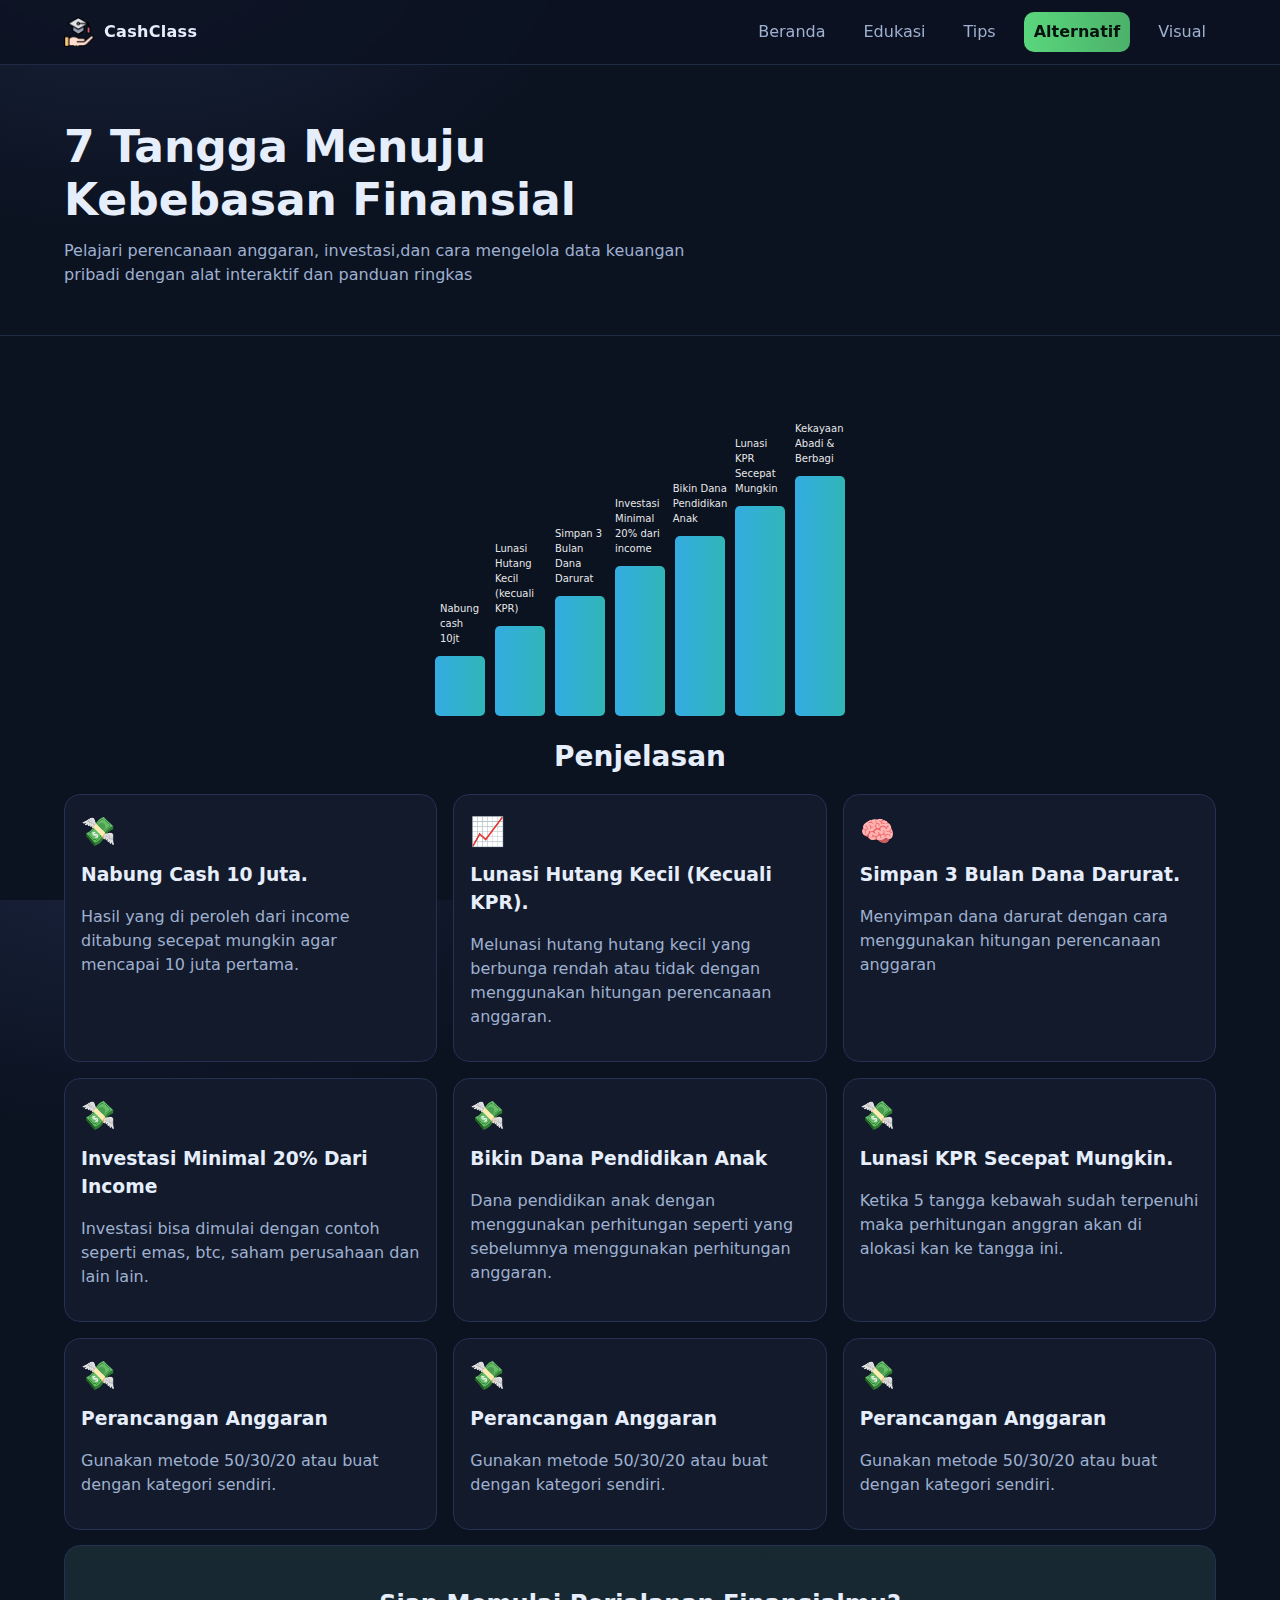
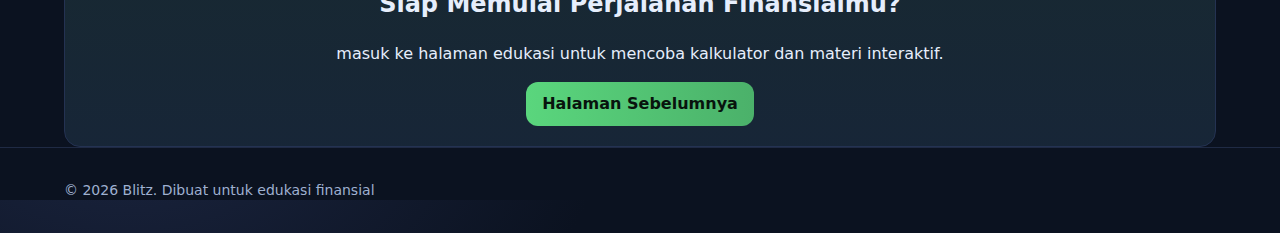
<file: Lomba/alternatif.html>
<!DOCTYPE html>
<html lang="in">
<head>
    <meta charset="UTF-8">
    <meta name="viewport" content="width=device-width, initial-scale=1.0">
    <title>Halaman Alternatif</title>
    <link rel="stylesheet" href="styles.css">
</head>
<body>
    <header class="site-header">
        <div class="container nav">
            <a href="index.html" class="brand" aria-label="CashClass beranda">
            <img src="img/education.png" alt="" style="height: 30px;">
            <span>CashClass</span>
        </a>
        <button class="menu-btn" aria-expanded="false" aria-controls="primary-nav" id="menuBtn">Menu</button>
        <nav id="primary-nav" class="nav-links" aria-label="Menu utama">
            <a href="index.html">Beranda</a>
            <a href="education.html">Edukasi</a>
            <a href="tips.html">Tips</a>
            <a href="alternatif.html" class="btn primary">Alternatif</a>
            <a href="visual.html">Visual</a>
        </nav>
        </div>
    </header>

    <main>
        <section class="hero">
            <div class="container hero-grid">
                <div class="hero-copy">
                    <h1>7 Tangga Menuju Kebebasan Finansial</h1>
                    <p>Pelajari perencanaan anggaran, investasi,dan cara mengelola data keuangan pribadi dengan alat interaktif dan panduan ringkas</p>
                
            </div>
        </section>
        <section>
        <div class="container2">
            <div class="chart">
                <div class="bar h1"><p style="margin-bottom: 70px; margin-left: 5px;">Nabung cash 10jt</p></div>
                <div class="bar h2"><p style="margin-bottom: 100px;">Lunasi Hutang Kecil (kecuali KPR)</p></div>
                <div class="bar h3"><p style="margin-bottom: 130px;">Simpan 3 Bulan Dana Darurat<p></div>
                <div class="bar h4"><p style="margin-bottom: 160px;">Investasi Minimal 20% dari income</p></div>
                <div class="bar h5"><p style="margin-bottom: 190px;">Bikin Dana Pendidikan Anak</p></div>
                <div class="bar h6"><p style="margin-bottom: 220px;">Lunasi KPR Secepat Mungkin</p></div>
                <div class="bar h7"><p style="margin-bottom: 250px;">Kekayaan Abadi &amp; Berbagi</p></div>
            </div>
        </div>    
        </section>
        <section id="fitur" class="features container">
        <h2 style="text-align: center;">Penjelasan</h2>
        <div class="grid-3">
            <article class="card">
                <div class="icon">💸</div>
                <h3>Nabung Cash 10 Juta.</h3>
                <p>Hasil yang di peroleh dari income ditabung secepat mungkin agar mencapai 10 juta pertama.</p>
            </article>
            <article class="card">
                <div class="icon">📈</div>
                <h3>Lunasi Hutang Kecil (Kecuali KPR).</h3>
                <p>Melunasi hutang hutang kecil yang berbunga rendah atau tidak dengan menggunakan hitungan perencanaan anggaran.</p>
            </article>
            <article class="card">
                <div class="icon">🧠</div>
                <h3>Simpan 3 Bulan Dana Darurat.</h3>
                <p>Menyimpan dana darurat dengan cara menggunakan hitungan perencanaan anggaran</p>
            </article>
            <article class="card">
                <div class="icon">💸</div>
                <h3>Investasi Minimal 20% Dari Income</h3>
                <p>Investasi bisa dimulai dengan contoh seperti emas, btc, saham perusahaan dan lain lain.</p>
            </article>
            <article class="card">
                <div class="icon">💸</div>
                <h3>Bikin Dana Pendidikan Anak</h3>
                <p>Dana pendidikan anak dengan menggunakan perhitungan seperti yang sebelumnya menggunakan perhitungan anggaran.</p>
            </article>
            <article class="card">
                <div class="icon">💸</div>
                <h3>Lunasi KPR Secepat Mungkin.</h3>
                <p>Ketika 5 tangga kebawah sudah terpenuhi maka perhitungan anggran akan di alokasi kan ke tangga ini.</p>
            </article>
            <article class="card">
                <div class="icon">💸</div>
                <h3>Perancangan Anggaran</h3>
                <p>Gunakan metode 50/30/20 atau buat dengan kategori sendiri.</p>
            </article>
            <article class="card">
                <div class="icon">💸</div>
                <h3>Perancangan Anggaran</h3>
                <p>Gunakan metode 50/30/20 atau buat dengan kategori sendiri.</p>
            </article>
            <article class="card">
                <div class="icon">💸</div>
                <h3>Perancangan Anggaran</h3>
                <p>Gunakan metode 50/30/20 atau buat dengan kategori sendiri.</p>
            </article>
        </div>
    </section>

    <section class="cta container" style="margin-top: 15px;">
        <div class="cta-card">
            <h2>Siap Memulai Perjalanan Finansialmu?</h2>
            <p>masuk ke halaman edukasi untuk mencoba kalkulator dan materi interaktif.</p>
            <a class="btn primary" href="education.html">Halaman Sebelumnya</a>
        </div>
    </section>

        </main>
    
    <footer class="site-footer">
        <div class="container">
        <p>© <span id="year"></span> Blitz. Dibuat untuk edukasi finansial</p>
    </div>
    </footer>

    <script src="script.js"></script>
</body>
</html>
</file>
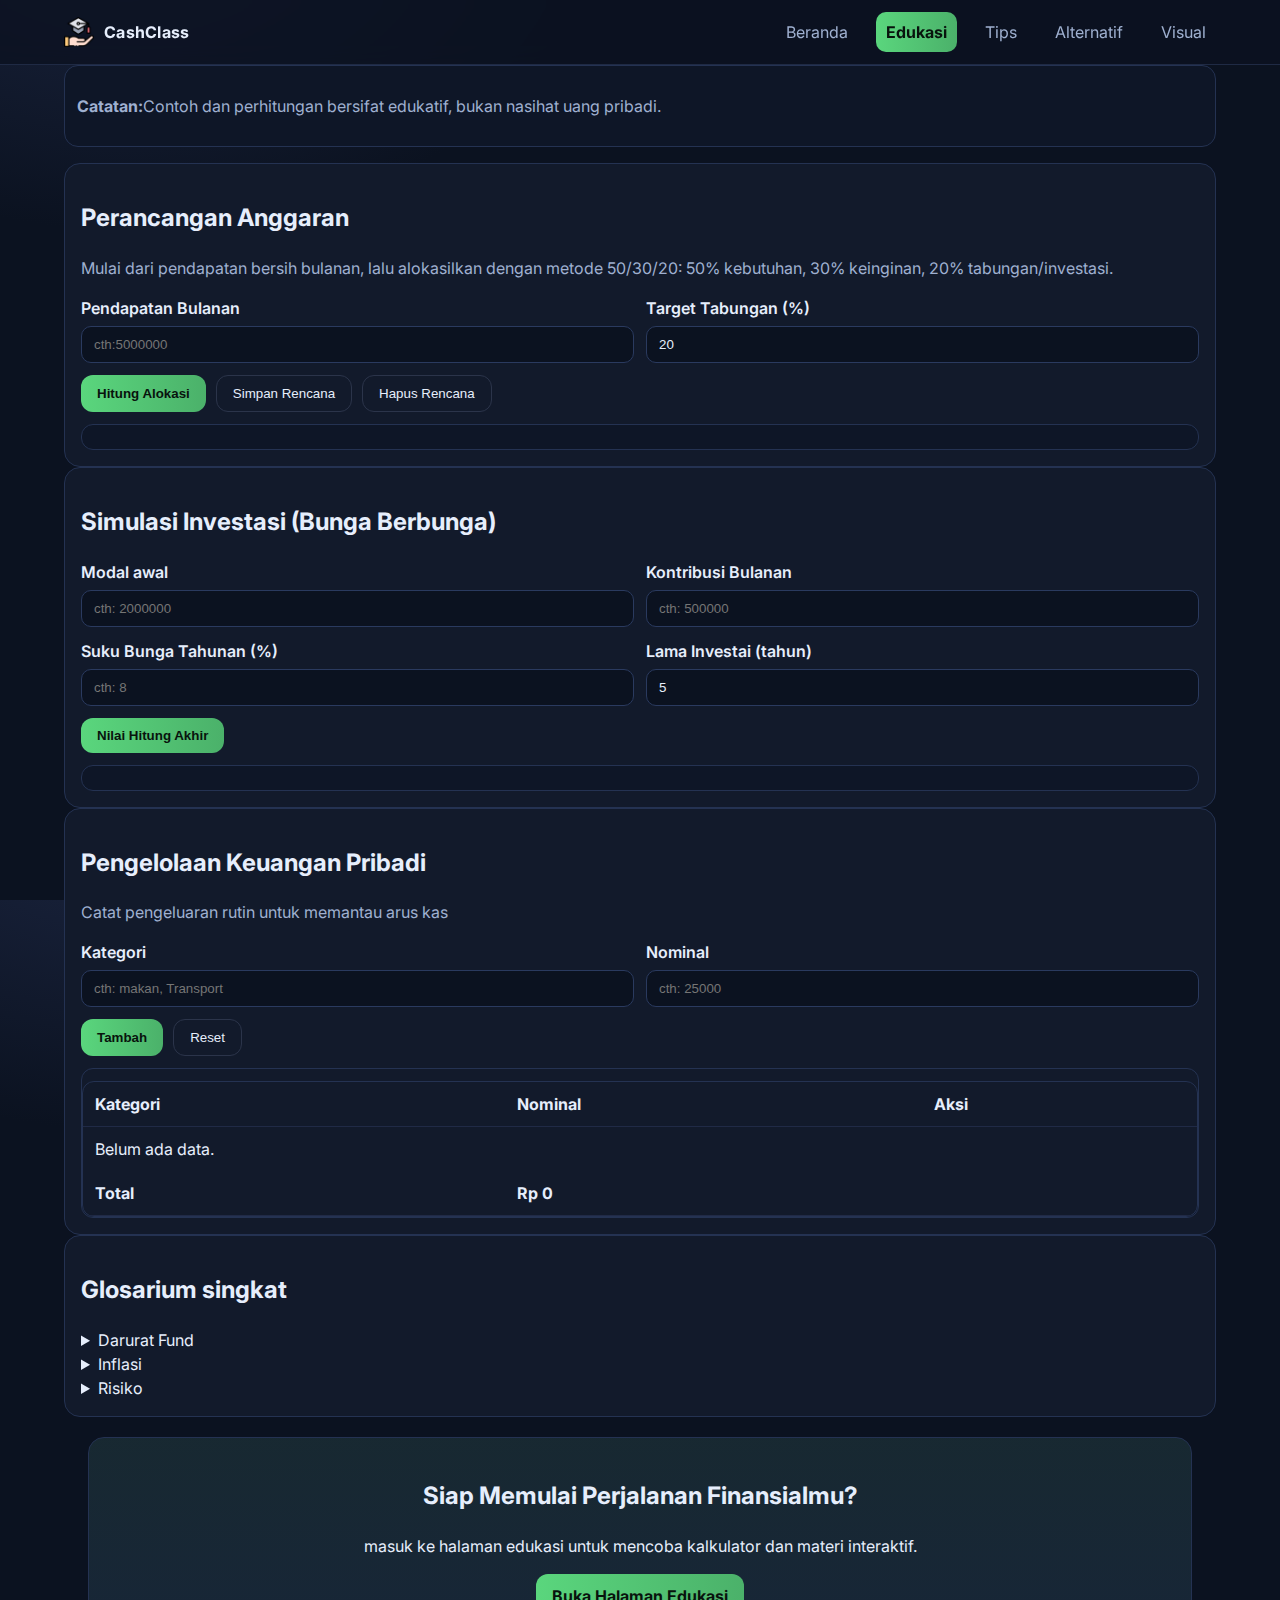
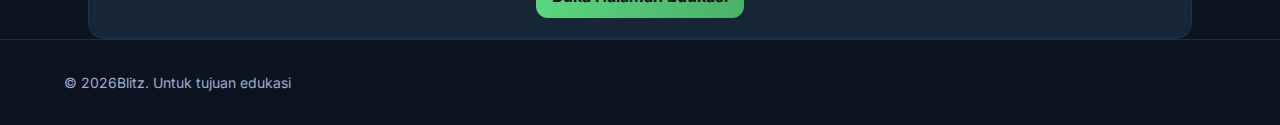
<file: Lomba/education.html>
<!DOCTYPE html>
<html lang="id">
<head>
    <meta charset="UTF-8">
    <meta name="viewport" content="width=device-width, initial-scale=1.0">
    <title>Halaman Edukasi</title>
    <meta name="description" content="Kalkulator anggaran,simulasi investasi, dan materi literasi keuangan">
    <link rel="stylesheet" href="https://fonts.googleapis.com/css2?family=Inter:wght@400;600;700&display=swap">
    <link rel="stylesheet" href="styles.css">
</head>
<body>
    <header class="site-header">
        <div class="container nav">
            <a href="index.html" class="brand" aria-label="Kembali ke beranda">
                <img src="img/education.png" alt="" style="height: 30px;">
                <span>CashClass</span>
            </a>
            <button class="menu-btn" aria-expanded="false" aria-controls="primary-nav" id="menuBtn">Menu</button>
            <nav id="primary-nav" class="nav-links" aria-label="Menu utama">
                <a href="index.html">Beranda</a>
                <a href="education.html" class="btn primary">Edukasi</a>
                <a href="tips.html">Tips</a>
                <a href="alternatif.html">Alternatif</a>
                <a href="visual.html">Visual</a>
            </nav>
        </div>
    </header>

    <main class="container edu">
        <section class="notice">
            <p><strong>Catatan:</strong>Contoh dan perhitungan bersifat edukatif, bukan nasihat uang pribadi.</p>
        </section>

        <section id="anggaran" class="card">
            <h2>Perancangan Anggaran</h2>
            <p>Mulai dari pendapatan bersih bulanan, lalu alokasilkan dengan metode 50/30/20: 50% kebutuhan, 30% keinginan, 20% tabungan/investasi.</p>
            <form class="grid-2" id="budgetForm">
                <label>Pendapatan Bulanan
                    <input type="number" id="income" min="0" step="1000" placeholder="cth:5000000" required>
                </label>
                <label>Target Tabungan (%)
                    <input type="number" id="savePct" min="0" max="100" step="1" value="20" required>
                </label>
                <div class="full">
                    <button type="submit" class="btn primary">Hitung Alokasi</button>
                    <button type="button" class="btn ghost" id="saveBudget">Simpan Rencana</button>
                    <button type="button" class="btn ghost" id="clearBudget">Hapus Rencana</button>
                </div>
            </form>
            <div id="budgetResult" class="result"></div>
        </section>

        <section id="investasi" class="card">
            <h2>Simulasi Investasi (Bunga Berbunga)</h2>
            <form class="grid-2" id="investForm">
                <label>Modal awal
                    <input type="number" id="principal" min="0" step="1000" placeholder="cth: 2000000"required>
                </label>
                <label>Kontribusi Bulanan
                    <input type="number" id="monthly" min="0" step="1000" placeholder="cth: 500000"required>
                </label>
                <label>Suku Bunga Tahunan (%)
                    <input type="number" id="rate" min="0" step="0.1" placeholder="cth: 8"required>
                </label>
                <label>Lama Investai (tahun)
                    <input type="number" id="years" min="1" max="50" step="1" value="5" required>
                </label>
                <div class="full">
                    <button type="submit" class="btn primary">Nilai Hitung Akhir</button>
                </div>
            </form>
            <div id="investResult" class="result"></div>
        </section>

        <section id="pengelolaan" class="card">
            <h2>Pengelolaan Keuangan Pribadi</h2>
            <p>Catat pengeluaran rutin untuk memantau arus kas</p>
            <form class="grid-2" id="expenseForm">
                <label>Kategori
                    <input type="text" id="expCat" placeholder="cth: makan, Transport">
                </label>
                <label>Nominal
                    <input type="number" id="expAmt" min="0" step="1000" placeholder="cth: 25000">
                </label>
                <div class="full">
                    <button type="submit" class="btn primary">Tambah</button>
                    <button type="button" class="btn ghost" id="resetExp">Reset</button>
                </div>
            </form>
            <div id="expenseList" class="table"></div>
        </section>

        <section id="glosarium" class="card">
            <h2>Glosarium singkat</h2>
            <details>
                <summary>Darurat Fund</summary>
                <p>Tabungan cadangan untuk kebutuhan darurat, idealnya 3-6 bulan biaya hidup</p>
            </details>
            <details>
                <summary>Inflasi</summary>
                <p>Kenaikan harga barang/jasa secara umum, menurunkan daya beli uang dari waktu ke waktu</p>
            </details>
            <details>
                <summary>Risiko</summary>
                <p>Potensi hasil tidak sesuai harapan; pahami profil risiko sebelum berinvestasi</p>
            </details>
        </section>

        <section class="cta container" style="margin-top: 20px;">
        <div class="cta-card">
            <h2>Siap Memulai Perjalanan Finansialmu?</h2>
            <p>masuk ke halaman edukasi untuk mencoba kalkulator dan materi interaktif.</p>
            <a class="btn primary" href="alternatif.html">Buka Halaman Edukasi</a>
        </div>
    </section>

    </main>

    <footer class="site-footer">
        <div class="container">
            <p>© <span id="year"></span>Blitz. Untuk tujuan edukasi</p>
        </div>
    </footer>
    
    <script src="script.js"></script>
</body>
</html>
</file>
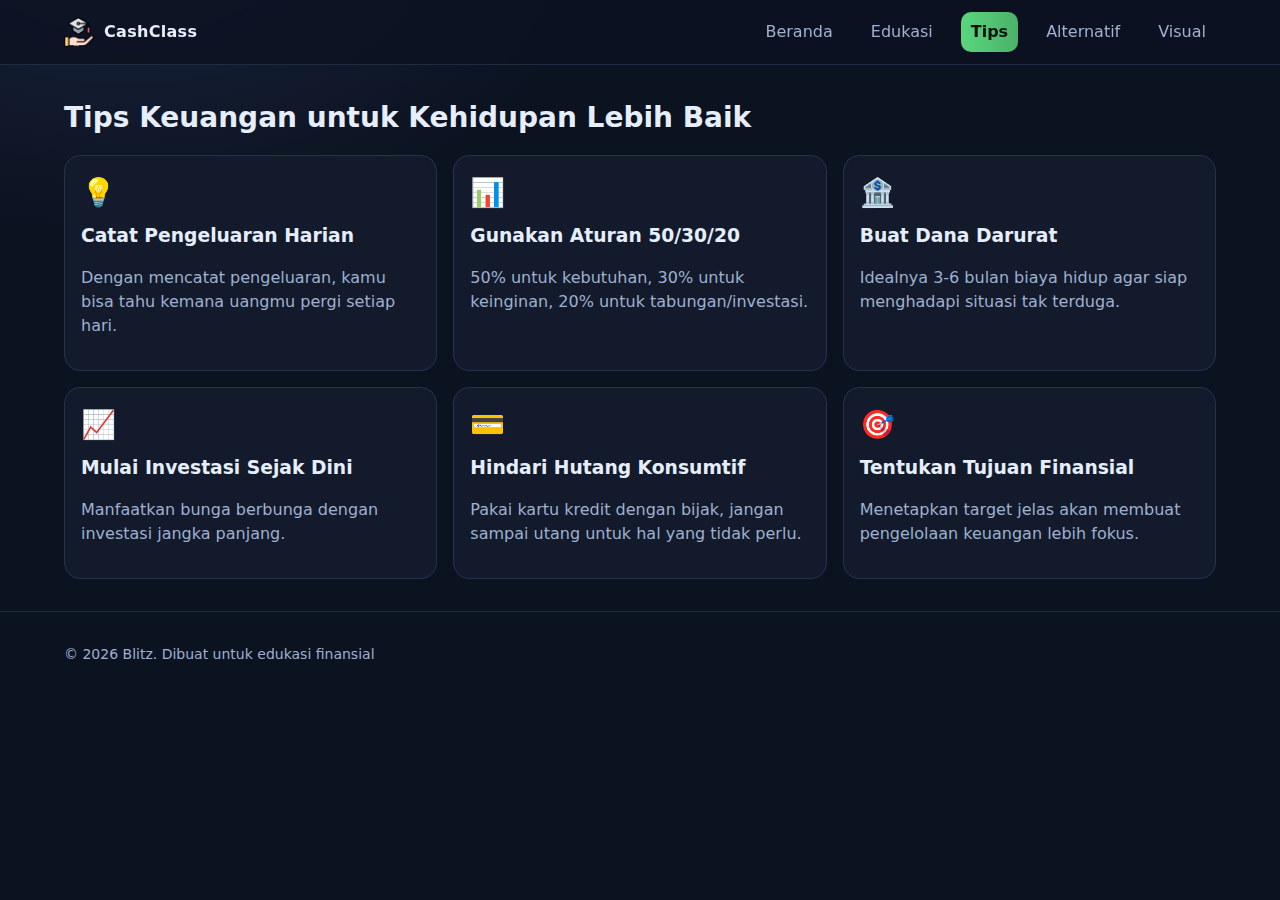
<file: Lomba/tips.html>
<!DOCTYPE html>
<html lang="en">
<head>
    <meta charset="UTF-8">
    <meta name="viewport" content="width=device-width, initial-scale=1.0">
    <title>Tips Finansial</title>
    <link rel="stylesheet" href="styles.css">
</head>
<body>
    <header class="site-header">
    <div class="container nav">
        <a href="index.html" class="brand" aria-label="CashClass beranda">
            <img src="img/education.png" alt="" style="height: 30px;">
            <span>CashClass</span>
        </a>
        <button class="menu-btn" aria-expanded="false" aria-controls="primary-nav" id="menuBtn">Menu</button>
        <nav id="primary-nav" class="nav-links" aria-label="Menu utama">
            <a href="index.html">Beranda</a>
            <a href="education.html">Edukasi</a>
            <a href="tips.html" class="btn primary">Tips</a>
            <a href="alternatif.html">Alternatif</a>
            <a href="visual.html">Visual</a>
        </nav>
    </div> 
</header>

    <main class="container">
        <section class="features">
            <h2>Tips Keuangan untuk Kehidupan Lebih Baik</h2>
            <div class="grid-3">
                <article class="card">
                    <div class="icon">💡</div>
                    <h3>Catat Pengeluaran Harian</h3>
                    <p>Dengan mencatat pengeluaran, kamu bisa tahu kemana uangmu pergi setiap hari.</p>
                </article>
                <article class="card">
                    <div class="icon">📊</div>
                    <h3>Gunakan Aturan 50/30/20</h3>
                    <p>50% untuk kebutuhan, 30% untuk keinginan, 20% untuk tabungan/investasi.</p>
                </article>
                <article class="card">
                    <div class="icon">🏦</div>
                    <h3>Buat Dana Darurat</h3>
                    <p>Idealnya 3-6 bulan biaya hidup agar siap menghadapi situasi tak terduga.</p>
                </article>
                <article class="card">
                    <div class="icon">📈</div>
                    <h3>Mulai Investasi Sejak Dini</h3>
                    <p>Manfaatkan bunga berbunga dengan investasi jangka panjang.</p>
                </article>
                <article class="card">
                    <div class="icon">💳</div>
                    <h3>Hindari Hutang Konsumtif</h3>
                    <p>Pakai kartu kredit dengan bijak, jangan sampai utang untuk hal yang tidak perlu.</p>
                </article>
                <article class="card">
                    <div class="icon">🎯</div>
                    <h3>Tentukan Tujuan Finansial</h3>
                    <p>Menetapkan target jelas akan membuat pengelolaan keuangan lebih fokus.</p>
                </article>
            </div>
        </section>
    </main>

    <footer class="site-footer">
    <div class="container">
        <p>© <span id="year"></span> Blitz. Dibuat untuk edukasi finansial</p>
    </div>
</footer>

<script src="script.js"></script>
    
</body>
</html>
</file>
<file: Lomba/styles.css>
:root{
  --bg: #0b1220;
  --card: #121a2b;
  --muted: #9fb0d0;
  --text: #e6eefc;
  --accent: #68e1fd;
  --primary: #5ad67d;
  --ring: #2b344a;
}
*{box-sizing:border-box}
html,body{height:100%}
body{
  margin:0;
  font-family: Inter, system-ui, -apple-system, Segoe UI, Roboto, Arial, Helvetica, sans-serif;
  background: radial-gradient(1200px 800px at 10% -10%, #1b2540 0%, #0b1220 40%), var(--bg);
  color: var(--text);
  line-height:1.5;
}

.container{max-width: 1200px; margin: 0 auto; padding: 0 16px}

.site-header{
    position:sticky; top:0; z-index:50;
    background: rgba(11,18,32,.8); backdrop-filter:blur(8px);
    border-bottom:1px solid #1f2a44;
}
.nav{display: flex; align-items: center; justify-content: space-between; min-height: 64px; gap: 12px}
.brand{display: flex; align-items: center; gap: 10px; color:var(--text); text-decoration: none; font-weight: 700; letter-spacing: .3px}
.brand svg{width: 28px; height: 28px; fill:var(--primary)}

.nav-links{display: none; gap: 18px}
.nav-links a{color:var(--muted) ; text-decoration: none; padding: 8px 10px; border-radius: 10px}
.nav-links a:hover{background: rgba(104,225,253,.12); color: var(--text)}
.menu-btn{appearance: none; border: 1px solid var(--ring); background: transparent; color: var(--text); padding: 8px 12px; border-radius: 10px}
.menu-btn:focus{outline:2px solid var(--accent)}

.hero{padding: 40px 0 24px; border-bottom: 1px solid #1f2a44}
.hero-grid{display: grid; gap: 24px}
.hero-copy h1{font-size: 32px; line-height: 1.2; margin: 0 0 12px}
.hero-copy p{color: var(--muted); margin: 0 0 16px}
.actions{display: flex; gap: 12px; flex-wrap: wrap}
.btn{display: inline-block; padding: 10px 16px; border-radius: 12px; text-decoration: none; border: 1px solid var(--ring); color: var(--text)}
.btn.primary{background:linear-gradient(90deg, var(--primary), #4bb16a); border: none; color: #08130d; font-weight: 700; cursor: pointer}
.btn.ghost{background: transparent}
.badges{display: flex; gap:12px; padding: 0; list-style: none; margin: 16px 0 0}
.badges li{background: #0e1627; border: 1px solid #1f2a44; padding: 6px 10px; border-radius: 999px; color: var(--muted); font-size: 14px}

.hero-card{
  background: linear-gradient(180deg, rgba(104,225,253,.06), rgba(90,214,125,.08)), var(--card);
  border: 1px solid #243252;
  padding: 18px; border-radius: 16px;
}

.stat{display: flex; justify-content: space-between; align-items: center; margin-bottom: 10px}
.stat .label{color: var(--muted); font-size: 14px}
.stat .value{font-weight: 700}
.progress{height: 10px; background: #0e1627; border: 1px solid #243252; border-radius: 999px; overflow: hidden}
.progress .bar{height: 100%; background: linear-gradient(90deg, var(--accent), var(--primary))}

.features{padding: 32px 0}
.features h2{margin:0 0 16px;font-size: 24px}
.grid-3{display: grid; gap: 16px}
.card{background: var(--card); border: 1px solid #243252; border-radius: 16px; padding: 16px}
.card .icon{font-size: 28px}
.card h3{margin: 8px 0}
.card p{color: var(--muted)}

.cta{padding: 16px 0 32px}
.cta-card{background: linear-gradient(180deg, rgba(90,214,125,.08), rgba(104,225,253,.06)), var(--card); border: 1px solid #243252; border-radius: 16px; padding: 20px; text-align: center}

.faq{padding: 8px 0 40px}
.faq details{background: #0e1627; border: 1px solid #243252; border-radius: 12px; padding: 10px 12px; margin-bottom: 10px}

.site-footer{border-top: 1px solid #1f2a44; padding: 18px 0; color: var(--muted); font-size: 14px}

.edu{padding: 24px 0 40px}
.notice{background: #0e1627; border: 1px solid #243252; border-radius: 14px; padding: 12px; color: var(--muted); margin-bottom: 16px}
.grid-2{display: grid; gap:12px}
.grid-2 label{display: grid; gap: 6px; font-weight: 600}
.grid-2 input{padding: 10px 12px; border-radius: 10px; border: 1px solid #2a3a5f; background: #0b1220; color: var(--text)}
.grid-2 .full{grid-column: 1/ -1; display: flex; gap: 10px; flex-wrap: wrap}
.result{margin-top: 12px; background:#0e1627; border: 1px solid #243252; border-radius: 12px; padding: 12px}
.table{margin-top: 12px; border: 1px solid #243252; border-radius: 12px; overflow: hidden}
.table table{width: 100%; border-collapse: collapse}
.table th, .table td{padding: 10px 12px; border-bottom: 1px solid #202a46; text-align: left}
.table tr:last-child td{border-bottom: none}

.container2{
  margin-top: 120px;
  display: flex;
  flex-direction: column;
  align-items: center;
  gap: 50px;
  padding: 20px;
}
.chart{
  display: flex;
  align-items: flex-end;
  gap: 10px;
}
.bar{
  width: 40px;
  display: flex;
  align-items: flex-end;
  justify-content: center;
  font-size: 12px;
  color: white;
  border-radius: 5px;
  animation: grow 0.8s ease-in-out forwards, gradientMove 2s linear infinite;
  background: linear-gradient(90deg, #38bdf8, #34d399);
  background-size: 200% 200%;
  opacity: 0.9;
  transition: transform 0.6s ease, background 0.6s ease;
  transform-origin: bottom;
}

@keyframes grow {
  from {transform: scaleY(0);}
  to {transform: scaleY(1);}
}
@keyframes gradientMove {
  0% {background-position: 0% 50%;}
  50% {background-position: 100% 50%;}
  100% {background-position: 0% 50%;}
}

.h1 {height: 60px;}
.h2 {height: 90px;}
.h3 {height: 120px;}
.h4 {height: 150px;}
.h5 {height: 180px;}
.h6 {height: 210px;}
.h7 {height: 240px;}



#budgetChart,
#investChart {
  width: 100% !important;
  height: 350px !important;
  display: block;
}


@media (min-width:480px){
  .hero-copy h1{font-size: 36px}
  .bar {width: 20px; font-size: 9px;}
  .container2 {gap: 50px;}
  .bar {width: 30px; font-size: 7px;}
}
@media (min-width:820px){
  .nav-links{display:flex}
  .menu-btn{display: none}
  .hero-grid{grid-template-columns: 1.2fr .8fr; align-items: center}
  .grid-3{grid-template-columns: repeat(3, 1fr)}
  .grid-2{grid-template-columns: 1fr 1fr}
  .features h2{font-size: 28px}
  .hero{padding: 56px 0 32px}
  .bar {width: 50px; font-size: 10px;}
}
@media (min-width:1024px ){
  .hero-copy h1{font-size: 44px}
  .container{padding: 0 24px}
}
@media (min-width:1440px){
  .container{max-width: 1280px}
}
</file>
